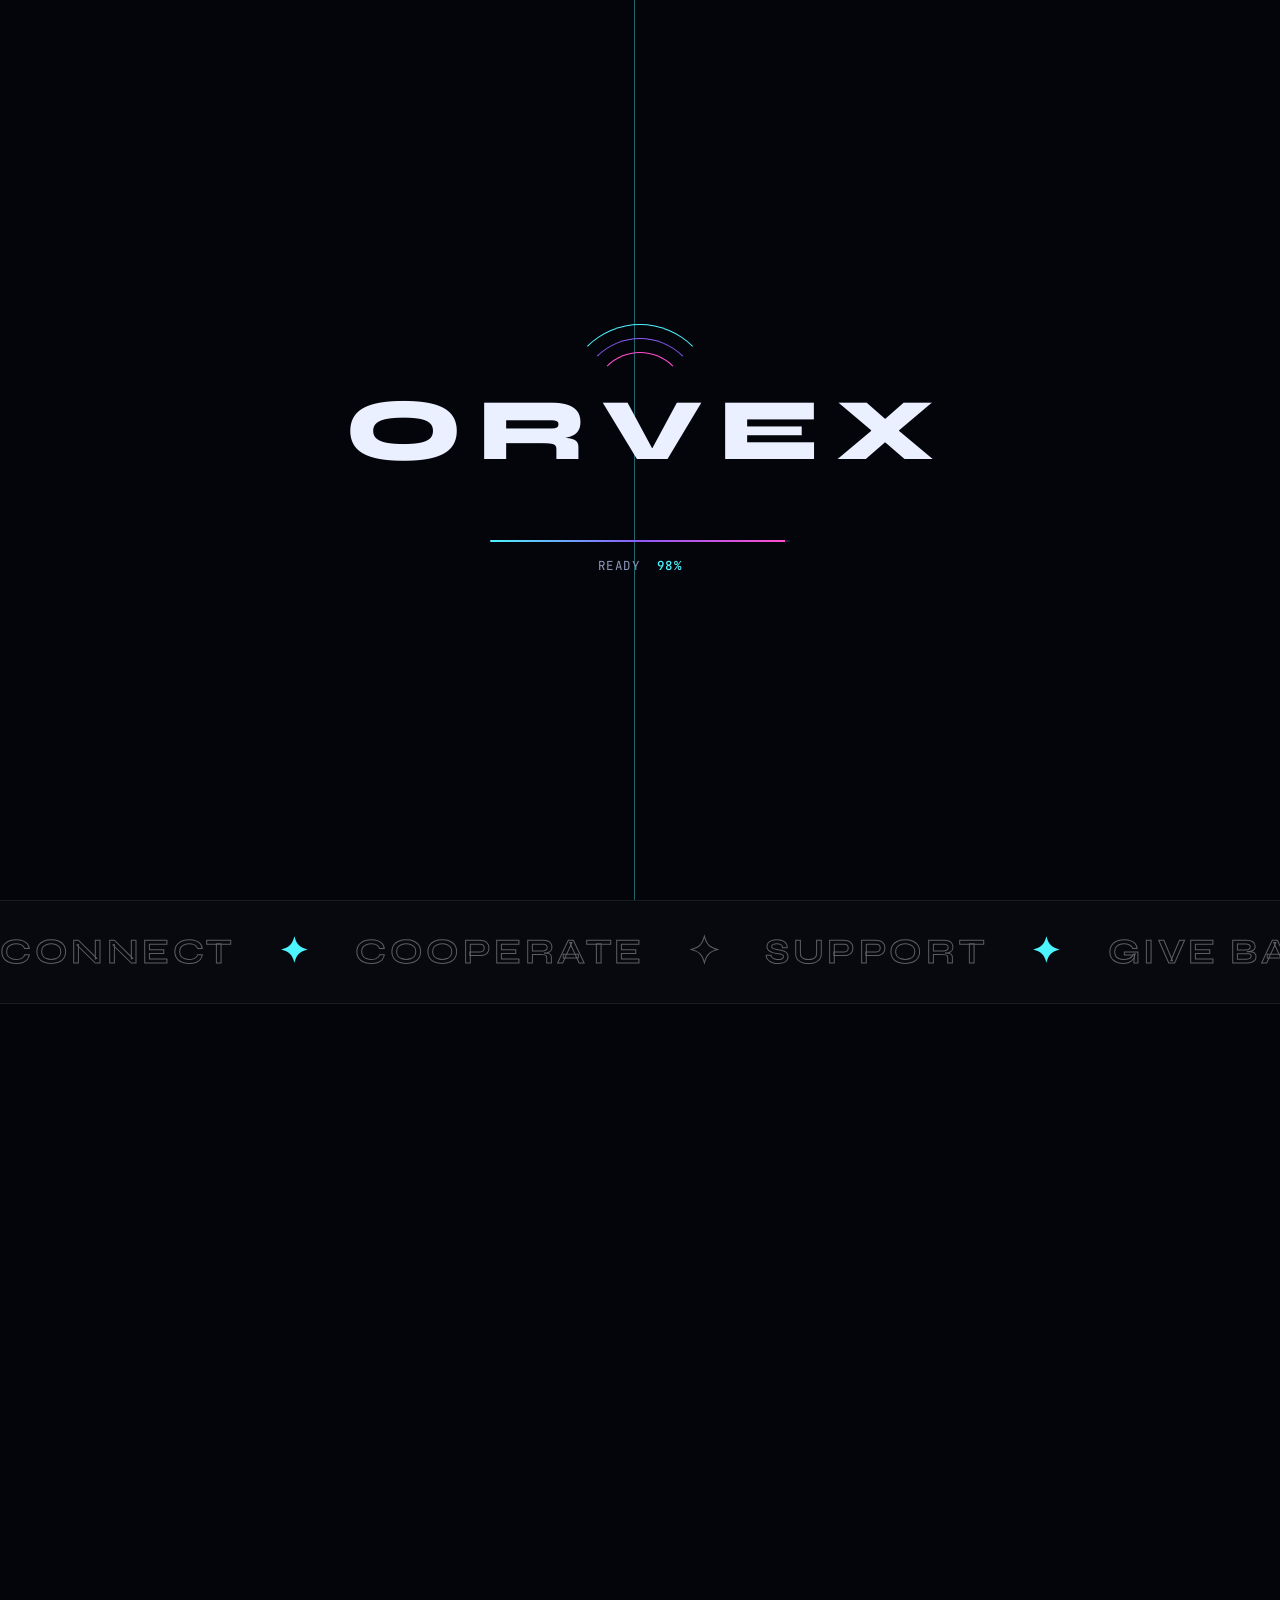
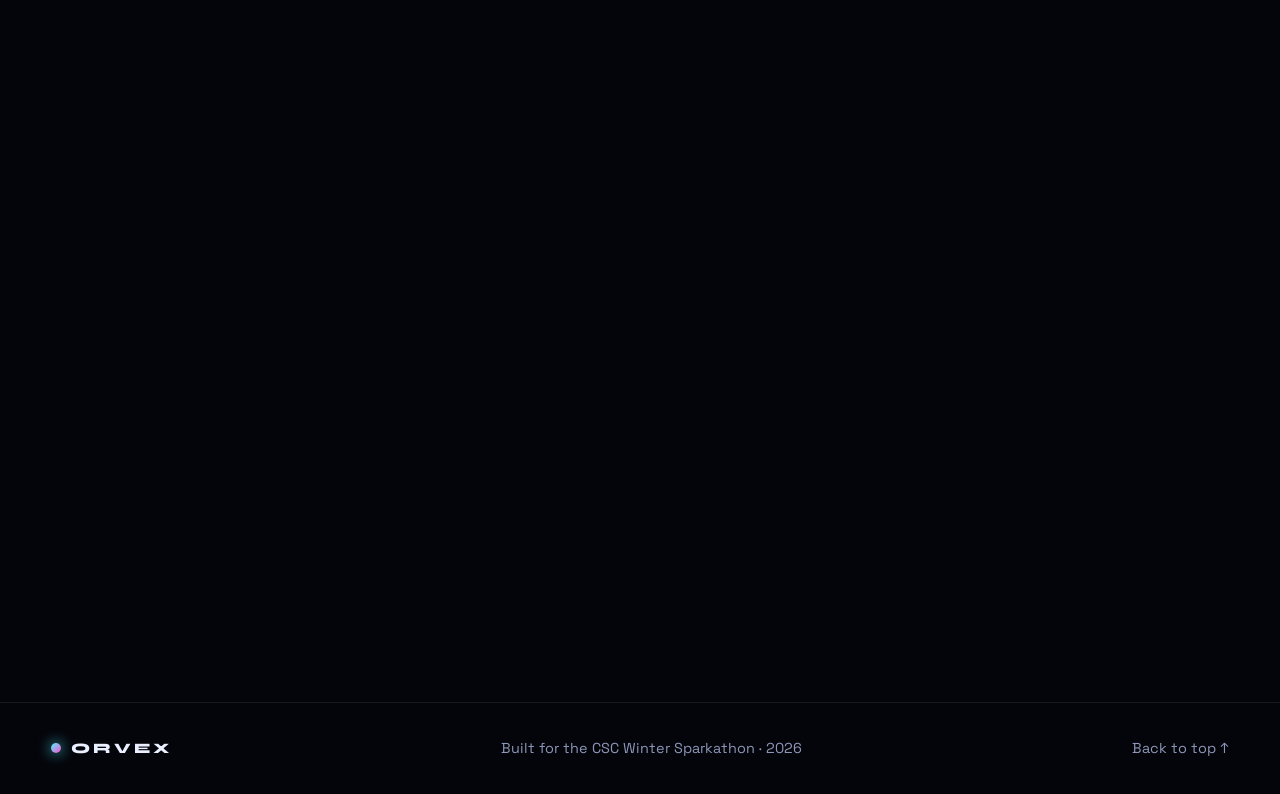
<file: index.html>
<!DOCTYPE html>
<html lang="en">
<head>
<meta charset="UTF-8">
<meta name="viewport" content="width=device-width, initial-scale=1">
<title>ORVEX — Connect. Cooperate. Support.</title>
<meta name="description" content="ORVEX brings people into the same orbit — to connect, cooperate and lift each other up. Submission for the CSC Winter Sparkathon.">
<meta name="theme-color" content="#04050b">
<link rel="preconnect" href="https://fonts.googleapis.com">
<link rel="preconnect" href="https://fonts.gstatic.com" crossorigin>
<link href="https://fonts.googleapis.com/css2?family=JetBrains+Mono:wght@400;500&family=Space+Grotesk:wght@300;400;500;600;700&family=Syne:wght@600;700;800&display=swap" rel="stylesheet">
<link rel="stylesheet" href="style.css">
</head>
<body class="loading">

<!-- ============ OPENING ANIMATION ============ -->
<div id="loader" aria-hidden="true">
  <div class="curtain left"></div>
  <div class="curtain right"></div>
  <div class="loader-inner">
    <div class="loader-ring"><span></span><span></span><span></span></div>
    <h1 class="loader-word"><span>O</span><span>R</span><span>V</span><span>E</span><span>X</span></h1>
    <div class="loader-bar"><i id="loaderBar"></i></div>
    <p class="loader-log mono"><span id="loaderLog">initializing</span> <b id="loaderPct">0%</b></p>
  </div>
</div>

<div id="progress"></div>
<div id="glow"></div>
<canvas id="bg" aria-hidden="true"></canvas>
<div class="grid-overlay" aria-hidden="true"></div>

<!-- ============ NAV ============ -->
<header class="nav" id="nav">
  <a href="#top" class="logo" data-text="ORVEX"><span class="logo-dot"></span>ORVEX</a>
  <nav class="links" id="links">
    <a href="#about">Mission</a>
    <a href="#features">Features</a>
    <a href="#how">How it works</a>
    <a href="#demo">Try it</a>
    <a href="#ai">AI use</a>
    <a href="#team">Team</a>
  </nav>
  <a href="/app" class="btn btn-sm" data-magnetic>Launch App</a>
  <button class="burger" id="burger" aria-label="Toggle menu"><i></i><i></i></button>
</header>

<main id="top">

<!-- ============ HERO ============ -->
<section class="hero">
  <div class="aurora a1"></div><div class="aurora a2"></div><div class="aurora a3"></div>
  <div class="wrap hero-grid">
    <div class="hero-copy">
      <div class="badge reveal"><span class="pulse"></span>CSC Winter Sparkathon · Team ORVEX</div>
      <h2 class="hero-title">
        <span class="line reveal" data-delay="1">Connection,</span>
        <span class="line reveal grad" data-delay="2">engineered.</span>
      </h2>
      <p class="hero-sub reveal" data-delay="3">
        ORVEX is a live community app where you find people to study with, talk to, volunteer with and build things with — in real time. Join with just a nickname. Made for <span class="rotator" id="rotator">classmates</span>.
      </p>
      <div class="hero-cta reveal" data-delay="4">
        <a href="/app" class="btn btn-primary" data-magnetic><span>Launch ORVEX</span><svg width="18" height="18" viewBox="0 0 24 24" fill="none" stroke="currentColor" stroke-width="2"><path d="M5 12h14M13 6l6 6-6 6"/></svg></a>
        <a href="#how" class="btn btn-ghost" data-magnetic>How it works</a>
      </div>
      <div class="scroll-hint reveal" data-delay="5"><span></span>scroll</div>
    </div>

    <div class="hero-visual reveal" data-delay="2">
      <div class="orb-wrap" id="orbWrap">
        <div class="orb">
          <div class="orb-core"><span>ORVEX</span></div>
          <div class="ring r1"><i></i></div>
          <div class="ring r2"><i></i><i></i></div>
          <div class="ring r3"><i></i><i></i><i></i></div>
        </div>
        <div class="chip c1">● study circle</div>
        <div class="chip c2">● neighbors</div>
        <div class="chip c3">● give back</div>
        <div class="chip c4">● support space</div>
      </div>
    </div>
  </div>
</section>

<!-- ============ MARQUEE ============ -->
<div class="marquee" aria-hidden="true">
  <div class="track">
    <span>CONNECT</span><span>✦</span><span>COOPERATE</span><span>✦</span><span>SUPPORT</span><span>✦</span><span>GIVE BACK</span><span>✦</span><span>SHARE</span><span>✦</span>
    <span>CONNECT</span><span>✦</span><span>COOPERATE</span><span>✦</span><span>SUPPORT</span><span>✦</span><span>GIVE BACK</span><span>✦</span><span>SHARE</span><span>✦</span>
  </div>
</div>

<!-- ============ MISSION ============ -->
<section class="section" id="about">
  <div class="wrap about-grid">
    <div>
      <p class="eyebrow reveal">01 — The mission</p>
      <h3 class="h2 reveal" data-delay="1">Being online has never been easier. <span class="grad">Feeling connected still is not.</span></h3>
    </div>
    <div class="about-text">
      <p class="reveal" data-delay="2">Most apps are built to hold your attention. ORVEX is built to hold people together. We make it simple to find the right few people — classmates, neighbors, teammates, volunteers — and actually do something meaningful with them.</p>
      <p class="reveal" data-delay="3">Instead of endless feeds, ORVEX forms small <b>orbits</b>: focused circles built around what people need and what they can offer. Study help. A listening ear. A weekend cleanup. A creative project. Every orbit exists to make someone's day a little lighter.</p>
      <div class="pillars reveal" data-delay="4">
        <div><b>Connect</b><span>find your people</span></div>
        <div><b>Cooperate</b><span>do things together</span></div>
        <div><b>Support</b><span>lift each other up</span></div>
        <div><b>Include</b><span>built for everyone</span></div>
      </div>
    </div>
  </div>
</section>

<!-- ============ FEATURES ============ -->
<section class="section" id="features">
  <div class="wrap">
    <p class="eyebrow reveal">02 — Features</p>
    <h3 class="h2 reveal" data-delay="1">Everything a community needs, <span class="grad">nothing it doesn't.</span></h3>

    <div class="cards">
      <article class="card reveal" data-tilt data-delay="1">
        <div class="icon">◎</div>
        <h4>Live Spaces</h4>
        <p>Real-time chat rooms for studying, talking, volunteering, creating, gaming and building. Messages reach everyone online instantly.</p>
      </article>
      <article class="card reveal" data-tilt data-delay="2">
        <div class="icon">✦</div>
        <h4>Orbit Matching</h4>
        <p>Pick your interests and ORVEX shows who is online right now with the same ones, so you can say hi in one click.</p>
      </article>
      <article class="card reveal" data-tilt data-delay="3">
        <div class="icon">❖</div>
        <h4>Give-Back Board</h4>
        <p>Ask for help or offer yours. Tap "I can help" and a private chat opens with the person who posted.</p>
      </article>
      <article class="card reveal" data-tilt data-delay="1">
        <div class="icon">◐</div>
        <h4>Private Messages</h4>
        <p>Talk one-on-one with anyone you connect with. Chats are saved, so you can pick up where you left off.</p>
      </article>
      <article class="card reveal" data-tilt data-delay="2">
        <div class="icon">⌘</div>
        <h4>Accessible by Design</h4>
        <p>Works on phones and laptops, keyboard friendly, high contrast and reduced-motion aware.</p>
      </article>
      <article class="card reveal" data-tilt data-delay="3">
        <div class="icon">☄</div>
        <h4>Safety Tools</h4>
        <p>No email or phone number needed. Report any message, rate limits stop spam, and sensitive rooms show help reminders.</p>
      </article>
    </div>
  </div>
</section>

<!-- ============ HOW IT WORKS ============ -->
<section class="section" id="how">
  <div class="wrap">
    <p class="eyebrow reveal">03 — How it works</p>
    <h3 class="h2 reveal" data-delay="1">From “I need help” to <span class="grad">“we’ve got this”</span> in four steps.</h3>

    <div class="steps reveal" data-delay="2">
      <div class="step"><span class="num mono">01</span><h4>Join in 10 seconds</h4><p>Pick a nickname and a few interests. No email, no password.</p></div>
      <div class="step"><span class="num mono">02</span><h4>See who is here</h4><p>Your Orbit lists people online who share your interests.</p></div>
      <div class="step"><span class="num mono">03</span><h4>Chat or post</h4><p>Join a space, message someone, or post on the Give-Back Board.</p></div>
      <div class="step"><span class="num mono">04</span><h4>Do it together</h4><p>Show up, help out and share the experience.</p></div>
    </div>
  </div>
</section>

<!-- ============ INTERACTIVE DEMO ============ -->
<section class="section" id="demo">
  <div class="wrap">
    <p class="eyebrow reveal">04 — Try it</p>
    <h3 class="h2 reveal" data-delay="1">Pick what you need. <span class="grad">Watch your orbit respond.</span></h3>
    <p class="lead reveal" data-delay="2">A quick preview of how matching feels. Choose a focus, then click the glowing people. These are sample names — the real thing is one click away.</p>

    <div class="demo reveal" data-delay="2">
      <div class="chips" id="orbitChips">
        <button class="pill active" data-tag="study">Study help</button>
        <button class="pill" data-tag="wellness">Someone to talk to</button>
        <button class="pill" data-tag="volunteer">Volunteer</button>
        <button class="pill" data-tag="create">Create together</button>
      </div>
      <div class="demo-stage">
        <canvas id="orbitCanvas" aria-label="Interactive orbit visualization"></canvas>
        <div class="demo-panel">
          <p class="mono small">YOUR ORBIT</p>
          <h4 id="orbitTitle">Study help</h4>
          <p id="orbitText">3 people nearby can help. Click a glowing node to connect.</p>
          <div class="connected" id="orbitConnected"></div>
        </div>
      </div>
    </div>
  </div>
</section>

<!-- ============ AI DISCLOSURE ============ -->
<section class="section" id="ai">
  <div class="wrap">
    <p class="eyebrow reveal">05 — Transparency</p>
    <h3 class="h2 reveal" data-delay="1">How we used AI. <span class="grad">Honestly.</span></h3>
    <div class="ai-grid">
      <div class="ai-card reveal" data-delay="1">
        <h4>What AI helped with</h4>
        <ul>
          <li>Brainstorming and refining the idea</li>
          <li>Generating and debugging code, including the server</li>
          <li>Design direction and animation ideas</li>
          <li>Drafting copy for this submission</li>
        </ul>
      </div>
      <div class="ai-card reveal" data-delay="2">
        <h4>What we did ourselves</h4>
        <ul>
          <li>Chose the problem and who it is for</li>
          <li>Reviewed, tested and edited every output</li>
          <li>Made the final design and product decisions</li>
          <li>Can explain how every part works</li>
        </ul>
      </div>
      <div class="ai-card reveal" data-delay="3">
        <h4>Our promise</h4>
        <p>AI was a teammate, not a shortcut. Every decision in ORVEX is one our team understands and stands behind.</p>
      </div>
    </div>
  </div>
</section>

<!-- ============ TEAM ============ -->
<section class="section" id="team">
  <div class="wrap">
    <p class="eyebrow reveal">06 — The team</p>
    <h3 class="h2 reveal" data-delay="1">We are <span class="grad">ORVEX.</span></h3>
    <div class="team">
      <!-- EDIT: replace names, roles and initials -->
      <div class="member reveal" data-tilt data-delay="1"><div class="avatar">AB</div><h4>Member One</h4><p>Role — e.g. Lead Developer</p></div>
      <div class="member reveal" data-tilt data-delay="2"><div class="avatar">CD</div><h4>Member Two</h4><p>Role — e.g. Designer</p></div>
      <div class="member reveal" data-tilt data-delay="3"><div class="avatar">EF</div><h4>Member Three</h4><p>Role — e.g. AI &amp; Research</p></div>
      <div class="member reveal" data-tilt data-delay="4"><div class="avatar">GH</div><h4>Member Four</h4><p>Role — e.g. Presenter</p></div>
    </div>
  </div>
</section>

<!-- ============ SUBMIT / CTA ============ -->
<section class="section cta" id="submit">
  <div class="wrap">
    <div class="cta-box reveal">
      <div class="aurora a2"></div>
      <p class="eyebrow">Submission</p>
      <h3 class="h2">Let's bring people <span class="grad">into orbit.</span></h3>
      <p class="lead">Watch the demo, explore the project and see how ORVEX helps people connect.</p>
      <div class="hero-cta">
        <a href="/app" class="btn btn-primary" data-magnetic><span>Launch the Live App</span></a>
        <!-- EDIT: paste your real links below -->
        <a href="#" class="btn btn-ghost" data-magnetic><span>Devpost Page</span><svg width="18" height="18" viewBox="0 0 24 24" fill="none" stroke="currentColor" stroke-width="2"><path d="M7 17L17 7M8 7h9v9"/></svg></a>
        <a href="#" class="btn btn-ghost" data-magnetic>Watch Demo Video</a>
      </div>
    </div>
  </div>
</section>

</main>

<footer class="footer">
  <div class="wrap">
    <span class="logo"><span class="logo-dot"></span>ORVEX</span>
    <span class="muted">Built for the CSC Winter Sparkathon · <span id="year"></span></span>
    <a href="#top" class="muted">Back to top ↑</a>
  </div>
</footer>

<script src="script.js"></script>
</body>
</html>
</file>
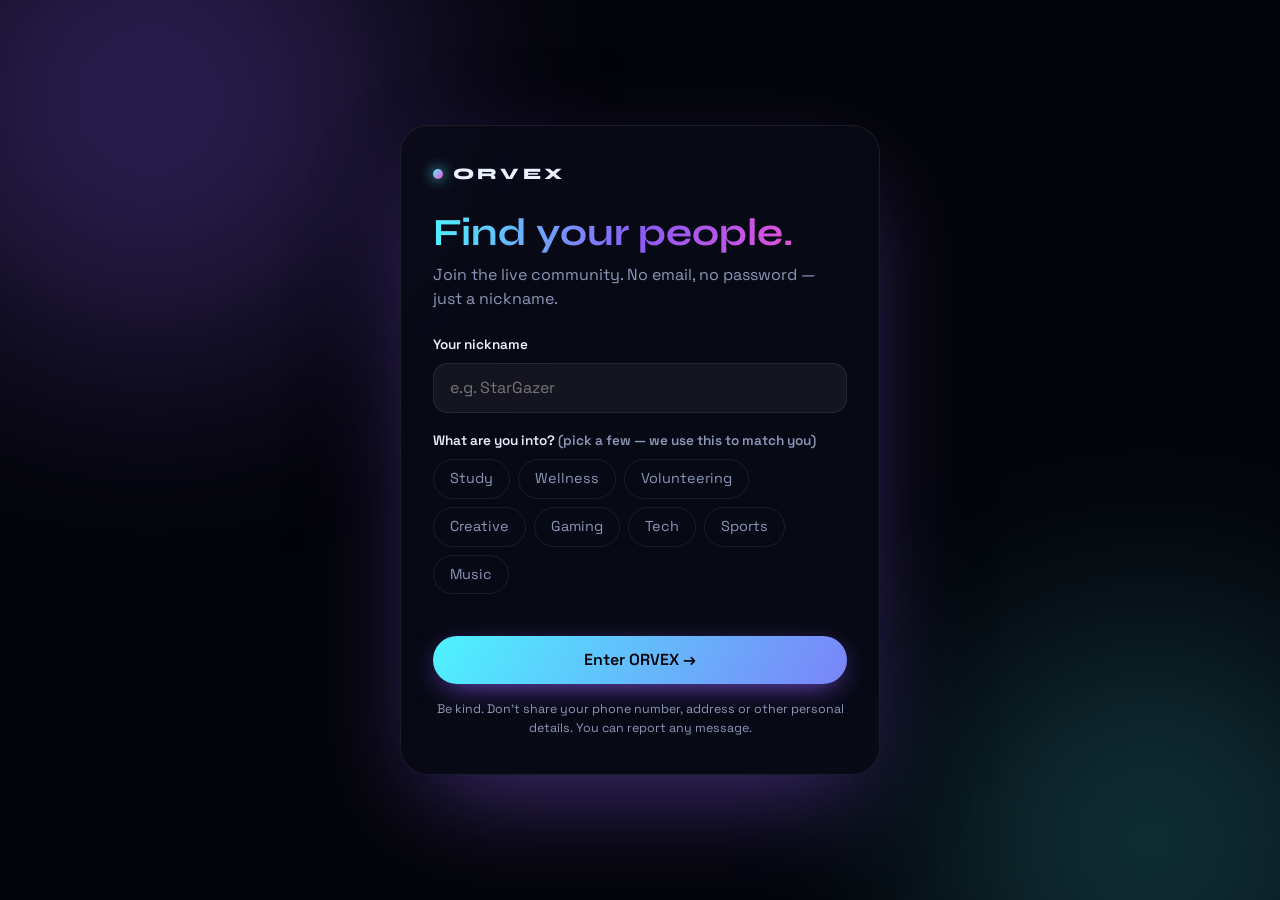
<file: app.html>
<!DOCTYPE html>
<html lang="en">
<head>
<meta charset="UTF-8">
<meta name="viewport" content="width=device-width, initial-scale=1, viewport-fit=cover">
<title>ORVEX</title>
<meta name="theme-color" content="#04050b">
<link rel="preconnect" href="https://fonts.googleapis.com">
<link rel="preconnect" href="https://fonts.gstatic.com" crossorigin>
<link href="https://fonts.googleapis.com/css2?family=JetBrains+Mono:wght@400;500&family=Space+Grotesk:wght@300;400;500;600;700&family=Syne:wght@600;700;800&display=swap" rel="stylesheet">
<link rel="stylesheet" href="app.css">
</head>
<body>
<div class="aurora a1"></div><div class="aurora a2"></div>
<div id="toasts" aria-live="polite"></div>

<!-- ================= JOIN ================= -->
<section id="join" class="join hide">
  <form id="joinForm" class="join-card" autocomplete="off">
    <a href="/" class="logo"><span class="logo-dot"></span>ORVEX</a>
    <h1>Find your people.</h1>
    <p class="sub">Join the live community. No email, no password — just a nickname.</p>

    <label for="joinName">Your nickname</label>
    <input id="joinName" maxlength="20" placeholder="e.g. StarGazer" required>

    <label>What are you into? <span class="muted">(pick a few — we use this to match you)</span></label>
    <div class="chips" id="joinChips"></div>

    <p class="err" id="joinErr" role="alert"></p>
    <button class="btn btn-primary wide" id="joinBtn">Enter ORVEX →</button>
    <p class="rules">Be kind. Don't share your phone number, address or other personal details. You can report any message.</p>
  </form>
</section>

<!-- ================= APP ================= -->
<div id="app" class="app hide">
  <div class="scrim" id="scrim"></div>

  <aside class="side" id="side">
    <a href="/" class="logo"><span class="logo-dot"></span>ORVEX</a>

    <nav class="group">
      <p class="label">Do something</p>
      <button class="item" data-view="board"><span class="ico">❖</span><span class="lbl">Give-Back Board</span></button>
      <button class="item" data-view="orbit"><span class="ico">◉</span><span class="lbl">My Orbit</span></button>
    </nav>

    <div class="group">
      <p class="label">Spaces</p>
      <div id="roomList"></div>
    </div>

    <div class="group grow">
      <p class="label">Messages</p>
      <div id="dmList"></div>
    </div>

    <div class="me" id="meCard"></div>
  </aside>

  <main class="main">
    <header class="top">
      <button class="menu" id="menuBtn" aria-label="Open menu"><i></i><i></i><i></i></button>
      <b id="topTitle">Lounge</b>
      <span class="conn" id="conn"><i></i><span>connecting</span></span>
    </header>

    <!-- chat -->
    <section id="chat" class="view chat">
      <div class="chat-head" id="chatHead"></div>
      <div class="notice hide" id="notice"></div>
      <div class="msgs" id="msgs"></div>
      <form class="composer" id="composer" autocomplete="off">
        <input id="input" maxlength="500" placeholder="Write a message…" aria-label="Message">
        <button class="send" aria-label="Send">➤</button>
      </form>
    </section>

    <!-- board -->
    <section id="board" class="view pad hide">
      <div class="view-head"><h2>Give-Back Board</h2><p>Ask for help or offer yours. When someone responds, a private chat opens.</p></div>
      <form id="boardForm" class="card">
        <div class="seg">
          <button type="button" class="on" data-type="need">I need help</button>
          <button type="button" data-type="offer">I can help</button>
        </div>
        <div class="row">
          <select id="boardCat" aria-label="Category"></select>
          <span class="muted small" id="boardCount">0/240</span>
        </div>
        <textarea id="boardText" maxlength="240" rows="3" placeholder="e.g. Stuck on quadratic equations before Friday's test…"></textarea>
        <button class="btn btn-primary">Post to the board</button>
      </form>
      <div class="chips" id="boardFilter"></div>
      <div id="boardList" class="stack"></div>
    </section>

    <!-- orbit -->
    <section id="orbit" class="view pad hide">
      <div class="view-head"><h2>My Orbit</h2><p>People online right now, sorted by what you have in common.</p></div>
      <div class="card"><h4>Your interests</h4><div class="chips" id="myInterests"></div></div>
      <div id="orbitList" class="grid"></div>
    </section>
  </main>

  <aside class="people" id="people"></aside>
</div>

<script src="app.js"></script>
</body>
</html>
</file>
<file: style.css>
/* ===================== ORVEX — style.css ===================== */
:root{
  --bg:#04050b; --bg2:#0a0c1a; --text:#eaf0ff; --muted:#8d97b8;
  --c1:#4df3ff; --c2:#8b5cf6; --c3:#ff4ecd; --c4:#ffd166;
  --line:rgba(255,255,255,.08); --glass:rgba(255,255,255,.035);
  --r:22px; --ease:cubic-bezier(.22,1,.36,1);
}
*{box-sizing:border-box;margin:0;padding:0}
html{scroll-behavior:smooth;scroll-padding-top:90px}
body{
  background:var(--bg);color:var(--text);
  font-family:'Space Grotesk',system-ui,sans-serif;line-height:1.65;
  overflow-x:hidden;-webkit-font-smoothing:antialiased;
}
body.loading{overflow:hidden}
a{color:inherit;text-decoration:none}
button{font:inherit;color:inherit;background:none;border:0;cursor:pointer}
ul{list-style:none}
.mono{font-family:'JetBrains Mono',monospace}
.small{font-size:.75rem;letter-spacing:.14em;color:var(--c1)}
.muted{color:var(--muted)}
::selection{background:var(--c2);color:#fff}
::-webkit-scrollbar{width:8px}
::-webkit-scrollbar-track{background:var(--bg)}
::-webkit-scrollbar-thumb{background:linear-gradient(var(--c1),var(--c2));border-radius:8px}

.wrap{width:min(1200px,92%);margin-inline:auto;position:relative;z-index:2}
.grad{
  background:linear-gradient(100deg,var(--c1),var(--c2) 45%,var(--c3) 90%);
  background-size:200% auto;-webkit-background-clip:text;background-clip:text;
  -webkit-text-fill-color:transparent;color:transparent;animation:shimmer 6s linear infinite;
}
@keyframes shimmer{to{background-position:200% center}}

/* ---------- background layers ---------- */
#bg{position:fixed;inset:0;width:100%;height:100%;z-index:0;pointer-events:none}
.grid-overlay{
  position:fixed;inset:0;z-index:1;pointer-events:none;opacity:.5;
  background-image:linear-gradient(var(--line) 1px,transparent 1px),linear-gradient(90deg,var(--line) 1px,transparent 1px);
  background-size:64px 64px;
  -webkit-mask-image:radial-gradient(ellipse at 50% 30%,#000 10%,transparent 70%);
  mask-image:radial-gradient(ellipse at 50% 30%,#000 10%,transparent 70%);
}
#glow{
  position:fixed;left:0;top:0;width:420px;height:420px;margin:-210px 0 0 -210px;z-index:1;pointer-events:none;
  background:radial-gradient(circle,rgba(77,243,255,.12),rgba(139,92,246,.07) 40%,transparent 70%);
  will-change:transform;
}
#progress{
  position:fixed;top:0;left:0;height:3px;width:100%;z-index:900;transform-origin:0 50%;transform:scaleX(0);
  background:linear-gradient(90deg,var(--c1),var(--c2),var(--c3));box-shadow:0 0 12px var(--c1);
}

/* ---------- loader (opening animation) ---------- */
#loader{position:fixed;inset:0;z-index:1000;display:grid;place-items:center}
.curtain{position:absolute;top:0;bottom:0;width:50.5%;background:var(--bg);transition:transform 1.1s var(--ease) .15s}
.curtain.left{left:0;border-right:1px solid rgba(77,243,255,.4)}
.curtain.right{right:0;border-left:1px solid rgba(77,243,255,.4)}
.loader-inner{position:relative;z-index:2;text-align:center;transition:opacity .5s ease,transform .7s var(--ease)}
.loader-ring{position:relative;width:150px;height:150px;margin:0 auto -118px}
.loader-ring span{position:absolute;inset:0;border-radius:50%;border:1px solid transparent;border-top-color:var(--c1);animation:spin 1.6s linear infinite}
.loader-ring span:nth-child(2){inset:14px;border-top-color:var(--c2);animation-duration:2.2s;animation-direction:reverse}
.loader-ring span:nth-child(3){inset:28px;border-top-color:var(--c3);animation-duration:1.2s}
@keyframes spin{to{transform:rotate(360deg)}}
.loader-word{
  position:relative;font-family:'Syne',sans-serif;font-weight:800;font-size:clamp(2.6rem,9vw,5.5rem);
  letter-spacing:.18em;padding-left:.18em;margin-top:0;line-height:150px;height:150px;
  display:flex;justify-content:center;align-items:center;
}
.loader-word span{display:inline-block;opacity:0;transform:translateY(40px) scale(.6);filter:blur(10px);animation:letterIn .8s var(--ease) forwards}
.loader-word span:nth-child(1){animation-delay:.1s}
.loader-word span:nth-child(2){animation-delay:.25s}
.loader-word span:nth-child(3){animation-delay:.4s}
.loader-word span:nth-child(4){animation-delay:.55s}
.loader-word span:nth-child(5){animation-delay:.7s}
@keyframes letterIn{to{opacity:1;transform:none;filter:blur(0)}}
.loader-bar{width:min(300px,70vw);height:2px;background:var(--line);margin:34px auto 14px;border-radius:2px;overflow:hidden}
.loader-bar i{display:block;height:100%;width:0;background:linear-gradient(90deg,var(--c1),var(--c2),var(--c3));box-shadow:0 0 14px var(--c1)}
.loader-log{font-size:.78rem;color:var(--muted);letter-spacing:.12em;text-transform:uppercase}
.loader-log b{color:var(--c1);font-weight:500;margin-left:8px}
#loader.done .loader-inner{opacity:0;transform:scale(1.15)}
#loader.done .curtain.left{transform:translateX(-101%)}
#loader.done .curtain.right{transform:translateX(101%)}

/* ---------- nav ---------- */
.nav{
  position:fixed;top:16px;left:50%;transform:translateX(-50%);z-index:800;
  width:min(1100px,94%);display:flex;align-items:center;justify-content:space-between;gap:20px;
  padding:12px 14px 12px 24px;border-radius:100px;border:1px solid var(--line);
  background:rgba(8,10,22,.55);backdrop-filter:blur(18px);-webkit-backdrop-filter:blur(18px);
  transition:background .4s,box-shadow .4s,top .4s;
}
.nav.scrolled{background:rgba(6,7,16,.85);box-shadow:0 10px 40px rgba(0,0,0,.5),0 0 0 1px rgba(77,243,255,.08)}
.logo{font-family:'Syne',sans-serif;font-weight:800;letter-spacing:.2em;display:flex;align-items:center;gap:10px;position:relative}
.logo-dot{width:10px;height:10px;border-radius:50%;background:linear-gradient(135deg,var(--c1),var(--c3));box-shadow:0 0 14px var(--c1);animation:pulseDot 2.4s ease-in-out infinite}
@keyframes pulseDot{50%{transform:scale(1.4);box-shadow:0 0 22px var(--c3)}}
.links{display:flex;gap:6px}
.links a{padding:8px 14px;border-radius:50px;font-size:.9rem;color:var(--muted);transition:.3s}
.links a:hover,.links a.active{color:#fff;background:rgba(255,255,255,.07)}
.burger{display:none;width:42px;height:42px;position:relative}
.burger i{position:absolute;left:10px;right:10px;height:2px;background:#fff;border-radius:2px;transition:.35s var(--ease)}
.burger i:first-child{top:16px}.burger i:last-child{top:24px}
.burger.open i:first-child{top:20px;transform:rotate(45deg)}
.burger.open i:last-child{top:20px;transform:rotate(-45deg)}

/* ---------- buttons ---------- */
.btn{
  display:inline-flex;align-items:center;gap:10px;padding:14px 28px;border-radius:100px;font-weight:600;
  position:relative;overflow:hidden;transition:transform .25s var(--ease),box-shadow .3s,background .3s,border-color .3s;
  border:1px solid var(--line);will-change:transform;
}
.btn-sm{padding:10px 20px;font-size:.88rem;background:linear-gradient(120deg,var(--c1),var(--c2));color:#04050b;border:0}
.btn-primary{background:linear-gradient(120deg,var(--c1),var(--c2) 60%,var(--c3));background-size:200% auto;color:#04050b;border:0;box-shadow:0 10px 40px -10px var(--c2)}
.btn-primary:hover{background-position:100% 0;box-shadow:0 14px 50px -8px var(--c1)}
.btn-primary svg{transition:transform .3s var(--ease)}
.btn-primary:hover svg{transform:translateX(5px)}
.btn-ghost{background:var(--glass);backdrop-filter:blur(10px)}
.btn-ghost:hover{border-color:var(--c1);background:rgba(77,243,255,.07)}

/* ---------- reveal on scroll ---------- */
.reveal{opacity:0;transform:translateY(40px);filter:blur(8px);transition:opacity .9s var(--ease),transform .9s var(--ease),filter .9s var(--ease)}
.reveal.in{opacity:1;transform:none;filter:blur(0)}
[data-delay="1"]{transition-delay:.08s}[data-delay="2"]{transition-delay:.18s}
[data-delay="3"]{transition-delay:.28s}[data-delay="4"]{transition-delay:.38s}[data-delay="5"]{transition-delay:.5s}

/* ---------- hero ---------- */
.hero{position:relative;min-height:100vh;display:flex;align-items:center;padding:140px 0 80px;overflow:hidden}
.aurora{position:absolute;border-radius:50%;filter:blur(110px);opacity:.38;z-index:0;animation:drift 18s ease-in-out infinite alternate}
.a1{width:520px;height:520px;background:var(--c2);top:-120px;left:-120px}
.a2{width:460px;height:460px;background:var(--c1);bottom:-100px;right:8%;animation-delay:-6s;opacity:.25}
.a3{width:380px;height:380px;background:var(--c3);top:30%;right:-120px;animation-delay:-12s;opacity:.22}
@keyframes drift{to{transform:translate(80px,60px) scale(1.2)}}
.hero-grid{display:grid;grid-template-columns:1.15fr .85fr;gap:40px;align-items:center}
.badge{
  display:inline-flex;align-items:center;gap:10px;padding:8px 16px;border-radius:50px;font-size:.82rem;
  border:1px solid var(--line);background:var(--glass);backdrop-filter:blur(10px);color:var(--muted);margin-bottom:28px;
}
.pulse{width:8px;height:8px;border-radius:50%;background:var(--c1);box-shadow:0 0 0 0 var(--c1);animation:ping 2s infinite}
@keyframes ping{70%{box-shadow:0 0 0 10px transparent}100%{box-shadow:0 0 0 0 transparent}}
.hero-title{font-family:'Syne',sans-serif;font-weight:800;font-size:clamp(3rem,8vw,6.6rem);line-height:1.02;letter-spacing:-.03em}
.hero-title .line{display:block}
.hero-sub{max-width:540px;margin-top:28px;font-size:1.15rem;color:var(--muted)}
.rotator{color:var(--c1);font-weight:600;display:inline-block;transition:opacity .35s,transform .35s var(--ease),filter .35s}
.rotator.out{opacity:0;transform:translateY(-10px);filter:blur(6px)}
.hero-cta{display:flex;flex-wrap:wrap;gap:14px;margin-top:38px}
.scroll-hint{display:flex;align-items:center;gap:14px;margin-top:70px;color:var(--muted);font-size:.78rem;letter-spacing:.25em;text-transform:uppercase}
.scroll-hint span{width:1px;height:44px;background:linear-gradient(var(--c1),transparent);animation:scrollLine 2s ease-in-out infinite;transform-origin:top}
@keyframes scrollLine{0%{transform:scaleY(0)}50%{transform:scaleY(1)}100%{transform:scaleY(0);transform-origin:bottom}}

/* orb */
.hero-visual{display:grid;place-items:center;perspective:1000px}
.orb-wrap{position:relative;width:min(440px,80vw);aspect-ratio:1;transition:transform .2s ease-out;transform-style:preserve-3d}
.orb{position:absolute;inset:0;display:grid;place-items:center;animation:float 7s ease-in-out infinite}
@keyframes float{50%{transform:translateY(-18px)}}
.orb-core{
  width:34%;aspect-ratio:1;border-radius:50%;display:grid;place-items:center;position:relative;
  background:radial-gradient(circle at 30% 28%,#fff,var(--c1) 22%,var(--c2) 60%,#150a33);
  box-shadow:0 0 60px var(--c1),0 0 140px rgba(139,92,246,.7),inset -10px -14px 30px rgba(0,0,0,.5);
  animation:corePulse 4s ease-in-out infinite;
}
.orb-core span{font-family:'Syne',sans-serif;font-weight:800;font-size:.8rem;letter-spacing:.2em;color:#04050b;padding-left:.2em}
@keyframes corePulse{50%{transform:scale(1.07);filter:brightness(1.2)}}
.ring{position:absolute;border-radius:50%;border:1px dashed rgba(255,255,255,.18)}
.ring i{position:absolute;width:14px;height:14px;border-radius:50%;background:var(--c1);box-shadow:0 0 18px var(--c1);top:-7px;left:50%;margin-left:-7px}
.r1{inset:25%;animation:spin 9s linear infinite}
.r2{inset:11%;animation:spin 16s linear infinite reverse}
.r3{inset:-2%;animation:spin 26s linear infinite}
.r2 i{background:var(--c3);box-shadow:0 0 18px var(--c3)}
.r2 i:nth-child(2){top:auto;bottom:-7px}
.r3 i{background:var(--c2);box-shadow:0 0 18px var(--c2)}
.r3 i:nth-child(2){top:50%;left:-7px;margin:-7px 0 0}
.r3 i:nth-child(3){top:50%;left:auto;right:-7px;margin:-7px 0 0}
.chip{
  position:absolute;padding:8px 14px;border-radius:50px;font-size:.78rem;white-space:nowrap;
  background:rgba(10,12,28,.75);border:1px solid var(--line);backdrop-filter:blur(10px);color:var(--text);
  animation:float 6s ease-in-out infinite;transform:translateZ(60px);
}
.chip.c1{top:6%;left:-4%;color:var(--c1)}
.chip.c2{top:20%;right:-6%;color:var(--c3);animation-delay:-2s}
.chip.c3{bottom:14%;left:-8%;color:var(--c4);animation-delay:-4s}
.chip.c4{bottom:4%;right:2%;color:var(--c2);animation-delay:-1s}

/* ---------- marquee ---------- */
.marquee{position:relative;z-index:2;overflow:hidden;border-block:1px solid var(--line);background:rgba(255,255,255,.02);padding:22px 0}
.track{display:flex;width:max-content;gap:44px;animation:marquee 28s linear infinite;font-family:'Syne',sans-serif;font-weight:700;font-size:clamp(1.4rem,3vw,2.2rem);letter-spacing:.1em;white-space:nowrap}
.track span{color:transparent;-webkit-text-stroke:1px rgba(255,255,255,.35)}
.track span:nth-child(4n+2){color:var(--c1);-webkit-text-stroke:0}
@keyframes marquee{to{transform:translateX(-50%)}}

/* ---------- sections ---------- */
.section{position:relative;padding:150px 0}
.eyebrow{font-family:'JetBrains Mono',monospace;font-size:.8rem;letter-spacing:.2em;text-transform:uppercase;color:var(--c1);display:flex;align-items:center;gap:14px;margin-bottom:22px}
.eyebrow::before{content:"";width:40px;height:1px;background:var(--c1)}
.h2{font-family:'Syne',sans-serif;font-weight:700;font-size:clamp(2rem,4.6vw,3.6rem);line-height:1.1;letter-spacing:-.02em;max-width:900px}
.lead{max-width:640px;color:var(--muted);font-size:1.1rem;margin-top:20px}

/* about */
.about-grid{display:grid;grid-template-columns:1fr 1fr;gap:70px;align-items:start}
.about-text p{color:var(--muted);font-size:1.08rem;margin-bottom:20px}
.about-text b{color:var(--text)}
.pillars{display:grid;grid-template-columns:1fr 1fr;gap:14px;margin-top:34px}
.pillars div{padding:18px 20px;border-radius:16px;border:1px solid var(--line);background:var(--glass);transition:.35s var(--ease)}
.pillars div:hover{transform:translateY(-4px);border-color:rgba(77,243,255,.4)}
.pillars b{display:block;font-family:'Syne',sans-serif;font-size:1.1rem;color:var(--c1)}
.pillars span{font-size:.88rem;color:var(--muted)}

/* feature cards */
.cards{display:grid;grid-template-columns:repeat(3,1fr);gap:22px;margin-top:60px}
.card,.member,.ai-card{
  position:relative;padding:34px 30px;border-radius:var(--r);border:1px solid var(--line);background:var(--glass);
  overflow:hidden;backdrop-filter:blur(8px);
  transform:perspective(900px) rotateX(var(--rx,0deg)) rotateY(var(--ry,0deg));
}
.card.reveal.in,.member.reveal.in{transition:transform .15s ease-out,border-color .3s,opacity .9s var(--ease),filter .9s var(--ease)}
.card::before,.member::before{
  content:"";position:absolute;inset:0;opacity:0;transition:opacity .35s;pointer-events:none;
  background:radial-gradient(360px circle at var(--mx,50%) var(--my,50%),rgba(77,243,255,.16),transparent 60%);
}
.card:hover,.member:hover{border-color:rgba(77,243,255,.4)}
.card:hover::before,.member:hover::before{opacity:1}
.icon{
  width:54px;height:54px;border-radius:16px;display:grid;place-items:center;font-size:1.5rem;margin-bottom:22px;
  background:linear-gradient(135deg,rgba(77,243,255,.18),rgba(139,92,246,.22));border:1px solid rgba(255,255,255,.1);color:var(--c1);
}
.card h4,.member h4,.ai-card h4{font-family:'Syne',sans-serif;font-size:1.3rem;margin-bottom:10px}
.card p,.member p,.ai-card p,.ai-card li{color:var(--muted);font-size:.98rem}

/* steps */
.steps{display:grid;grid-template-columns:repeat(4,1fr);gap:22px;margin-top:70px;position:relative}
.steps::before{
  content:"";position:absolute;top:26px;left:5%;right:5%;height:2px;background:linear-gradient(90deg,var(--c1),var(--c2),var(--c3));
  transform:scaleX(0);transform-origin:left;transition:transform 1.8s var(--ease) .4s;opacity:.6;
}
.steps.in::before{transform:scaleX(1)}
.step{position:relative;padding-top:0}
.num{
  display:grid;place-items:center;width:54px;height:54px;border-radius:50%;background:var(--bg);border:1px solid var(--c1);
  color:var(--c1);margin-bottom:24px;position:relative;z-index:2;box-shadow:0 0 24px rgba(77,243,255,.25);
}
.step h4{font-family:'Syne',sans-serif;font-size:1.2rem;margin-bottom:8px}
.step p{color:var(--muted);font-size:.95rem}

/* demo */
.demo{margin-top:50px;padding:26px;border-radius:30px;border:1px solid var(--line);background:linear-gradient(160deg,rgba(255,255,255,.05),rgba(255,255,255,.015));backdrop-filter:blur(14px);box-shadow:0 30px 80px -30px rgba(139,92,246,.4)}
.chips{display:flex;flex-wrap:wrap;gap:10px;margin-bottom:20px}
.pill{padding:10px 20px;border-radius:50px;border:1px solid var(--line);color:var(--muted);transition:.3s var(--ease);font-size:.92rem}
.pill:hover{color:#fff;border-color:rgba(255,255,255,.3);transform:translateY(-2px)}
.pill.active{color:#04050b;background:linear-gradient(120deg,var(--c1),var(--c2));border-color:transparent;font-weight:600}
.demo-stage{position:relative;border-radius:22px;overflow:hidden;background:radial-gradient(circle at 50% 50%,rgba(139,92,246,.12),rgba(4,5,11,.8) 70%);border:1px solid var(--line)}
#orbitCanvas{display:block;width:100%;height:480px;cursor:crosshair}
.demo-panel{position:absolute;left:20px;bottom:20px;max-width:310px;padding:18px 20px;border-radius:18px;background:rgba(6,8,20,.82);border:1px solid var(--line);backdrop-filter:blur(14px)}
.demo-panel h4{font-family:'Syne',sans-serif;font-size:1.25rem;margin:4px 0}
.demo-panel p:not(.small){font-size:.9rem;color:var(--muted)}
.connected{display:flex;flex-wrap:wrap;gap:6px;margin-top:10px}
.connected span{font-size:.76rem;padding:4px 10px;border-radius:30px;background:rgba(77,243,255,.12);color:var(--c1);border:1px solid rgba(77,243,255,.3);animation:popIn .5s var(--ease)}
@keyframes popIn{from{transform:scale(.4);opacity:0}}

/* ai */
.ai-grid{display:grid;grid-template-columns:repeat(3,1fr);gap:22px;margin-top:56px}
.ai-card ul{margin-top:6px}
.ai-card li{padding:7px 0 7px 26px;position:relative}
.ai-card li::before{content:"✦";position:absolute;left:0;color:var(--c1);font-size:.8rem;top:10px}
.ai-card:last-child{background:linear-gradient(145deg,rgba(77,243,255,.09),rgba(139,92,246,.12))}

/* team */
.team{display:grid;grid-template-columns:repeat(4,1fr);gap:22px;margin-top:56px}
.member{text-align:center;padding:36px 22px}
.avatar{
  width:92px;height:92px;border-radius:50%;margin:0 auto 20px;display:grid;place-items:center;
  font-family:'Syne',sans-serif;font-weight:800;font-size:1.6rem;color:var(--text);
  border:2px solid transparent;
  background:linear-gradient(var(--bg2),var(--bg2)) padding-box,conic-gradient(from 180deg,var(--c1),var(--c2),var(--c3),var(--c1)) border-box;
  box-shadow:0 0 30px rgba(139,92,246,.3);
}

/* cta */
.cta-box{
  position:relative;overflow:hidden;text-align:center;padding:90px 30px;border-radius:36px;border:1px solid rgba(77,243,255,.25);
  background:linear-gradient(160deg,rgba(139,92,246,.18),rgba(4,5,11,.7));
}
.cta-box .a2{left:50%;transform:translateX(-50%);bottom:-260px;right:auto;opacity:.3}
.cta-box>*:not(.aurora){position:relative;z-index:2}
.cta-box .eyebrow{justify-content:center}
.cta-box .eyebrow::before{display:none}
.cta-box .h2,.cta-box .lead{margin-inline:auto}
.cta-box .hero-cta{justify-content:center}

/* footer */
.footer{position:relative;z-index:2;border-top:1px solid var(--line);padding:34px 0;font-size:.9rem}
.footer .wrap{display:flex;justify-content:space-between;align-items:center;gap:16px;flex-wrap:wrap}

/* ---------- responsive ---------- */
@media(max-width:980px){
  .hero-grid,.about-grid{grid-template-columns:1fr;gap:50px}
  .hero-visual{order:-1}.orb-wrap{width:min(320px,70vw)}
  .cards,.ai-grid{grid-template-columns:1fr 1fr}
  .steps,.team{grid-template-columns:1fr 1fr}
  .steps::before{display:none}
}
@media(max-width:720px){
  .section{padding:100px 0}
  .links{
    position:absolute;top:calc(100% + 10px);left:0;right:0;flex-direction:column;padding:14px;border-radius:24px;
    background:rgba(6,7,16,.96);border:1px solid var(--line);opacity:0;pointer-events:none;transform:translateY(-10px);transition:.35s var(--ease);
  }
  .links.open{opacity:1;pointer-events:auto;transform:none}
  .burger{display:block}
  .nav .btn-sm{display:none}
  .nav{padding:8px 10px 8px 20px}
  .nav .burger{margin-left:auto}
  .cards,.ai-grid,.steps,.team{grid-template-columns:1fr}
  .demo{padding:14px}
  #orbitCanvas{height:400px}
  .demo-panel{position:relative;left:0;bottom:0;max-width:none;border-radius:0;border-width:1px 0 0}
  .chip.c1{left:0}.chip.c2{right:0}.chip.c3{left:0}
  .hero{padding-top:120px}
}
@media(hover:none){#glow{display:none}}
@media(prefers-reduced-motion:reduce){
  *,*::before,*::after{animation-duration:.01ms!important;animation-iteration-count:1!important;transition-duration:.01ms!important}
  .reveal{opacity:1;transform:none;filter:none}
}
</file>
<file: app.css>
/* ===================== ORVEX app.css ===================== */
:root{
  --bg:#04050b; --bg2:#0a0c1a; --text:#eaf0ff; --muted:#8d97b8;
  --c1:#4df3ff; --c2:#8b5cf6; --c3:#ff4ecd; --c4:#ffd166;
  --line:rgba(255,255,255,.08); --glass:rgba(255,255,255,.04); --panel:rgba(9,11,24,.78);
  --ease:cubic-bezier(.22,1,.36,1);
}
*{box-sizing:border-box;margin:0;padding:0}
html,body{height:100%}
body{background:var(--bg);color:var(--text);font-family:'Space Grotesk',system-ui,sans-serif;line-height:1.5;overflow:hidden;-webkit-font-smoothing:antialiased}
button,input,select,textarea{font:inherit;color:inherit}
button{background:none;border:0;cursor:pointer}
a{color:inherit;text-decoration:none}
.hide{display:none!important}
.muted{color:var(--muted)}.small{font-size:.8rem}
::selection{background:var(--c2)}
::-webkit-scrollbar{width:8px;height:8px}::-webkit-scrollbar-thumb{background:rgba(255,255,255,.12);border-radius:8px}

.aurora{position:fixed;border-radius:50%;filter:blur(120px);opacity:.3;pointer-events:none;animation:drift 18s ease-in-out infinite alternate;z-index:0}
.a1{width:500px;height:500px;background:var(--c2);top:-150px;left:-100px}
.a2{width:420px;height:420px;background:var(--c1);bottom:-150px;right:-80px;opacity:.2;animation-delay:-8s}
@keyframes drift{to{transform:translate(70px,50px) scale(1.2)}}

.logo{font-family:'Syne',sans-serif;font-weight:800;letter-spacing:.2em;display:flex;align-items:center;gap:10px}
.logo-dot{width:10px;height:10px;border-radius:50%;background:linear-gradient(135deg,var(--c1),var(--c3));box-shadow:0 0 14px var(--c1);animation:pd 2.4s ease-in-out infinite}
@keyframes pd{50%{transform:scale(1.4);box-shadow:0 0 22px var(--c3)}}

/* buttons / chips */
.btn{display:inline-flex;align-items:center;justify-content:center;gap:8px;padding:12px 22px;border-radius:100px;font-weight:600;border:1px solid var(--line);transition:.25s var(--ease)}
.btn.sm{padding:8px 16px;font-size:.85rem}
.btn.wide{width:100%}
.btn-primary{background:linear-gradient(120deg,var(--c1),var(--c2) 70%,var(--c3));background-size:200% auto;color:#04050b;border:0;box-shadow:0 8px 30px -10px var(--c2)}
.btn-primary:hover{background-position:100% 0;transform:translateY(-2px)}
.btn-primary:disabled{opacity:.6;cursor:wait}
.btn-ghost{background:var(--glass)}.btn-ghost:hover{border-color:var(--c1)}
.chips{display:flex;flex-wrap:wrap;gap:8px}
.pill{padding:8px 16px;border-radius:50px;border:1px solid var(--line);color:var(--muted);font-size:.9rem;transition:.25s var(--ease)}
.pill:hover{color:#fff;border-color:rgba(255,255,255,.3)}
.pill.active{color:#04050b;background:linear-gradient(120deg,var(--c1),var(--c2));border-color:transparent;font-weight:600}
.tag{font-size:.72rem;padding:3px 10px;border-radius:30px;border:1px solid var(--line);color:var(--muted)}
.tag.hit{color:var(--c1);border-color:rgba(77,243,255,.4);background:rgba(77,243,255,.08)}
.tag.need{color:var(--c3);border-color:rgba(255,78,205,.4);background:rgba(255,78,205,.08)}
.tag.offer{color:var(--c1);border-color:rgba(77,243,255,.4);background:rgba(77,243,255,.08)}
input,select,textarea{background:rgba(255,255,255,.05);border:1px solid var(--line);border-radius:14px;padding:12px 16px;width:100%;outline:none;transition:.2s}
input:focus,select:focus,textarea:focus{border-color:var(--c1);box-shadow:0 0 0 3px rgba(77,243,255,.12)}
select option{background:var(--bg2)}
textarea{resize:none}

.av{display:inline-grid;place-items:center;width:38px;height:38px;border-radius:50%;font-weight:700;color:#04050b;font-family:'Syne',sans-serif;flex:none}
.av.sm{width:26px;height:26px;font-size:.75rem}
.av.lg{width:56px;height:56px;font-size:1.3rem}
.av.sp{background:none}

/* ---------- join ---------- */
.join{position:fixed;inset:0;z-index:5;display:grid;place-items:center;padding:20px;overflow:auto}
.join-card{width:min(480px,100%);padding:36px 32px;border-radius:28px;border:1px solid var(--line);background:var(--panel);backdrop-filter:blur(20px);box-shadow:0 40px 100px -30px rgba(139,92,246,.5);animation:rise .9s var(--ease) both}
@keyframes rise{from{opacity:0;transform:translateY(40px) scale(.96);filter:blur(8px)}}
.join-card h1{font-family:'Syne',sans-serif;font-size:2.4rem;line-height:1.1;margin:26px 0 8px;background:linear-gradient(100deg,var(--c1),var(--c2),var(--c3));-webkit-background-clip:text;background-clip:text;-webkit-text-fill-color:transparent}
.join-card .sub{color:var(--muted);margin-bottom:24px}
.join-card label{display:block;font-size:.85rem;font-weight:600;margin:18px 0 8px}
.join-card .err{color:#ff8da1;min-height:22px;font-size:.88rem;margin:10px 0 4px}
.join-card .btn{margin-top:6px}
.rules{font-size:.78rem;color:var(--muted);text-align:center;margin-top:16px}

/* ---------- layout ---------- */
.app{position:relative;z-index:2;display:grid;grid-template-columns:272px 1fr 250px;height:100dvh;animation:rise .8s var(--ease) both}
.side,.people{background:var(--panel);backdrop-filter:blur(18px);display:flex;flex-direction:column;overflow-y:auto;padding:20px 14px}
.side{border-right:1px solid var(--line);gap:18px}
.people{border-left:1px solid var(--line)}
.side .logo{padding:4px 10px 6px}
.group.grow{flex:1;min-height:0}
.label{font-family:'JetBrains Mono',monospace;font-size:.68rem;letter-spacing:.18em;text-transform:uppercase;color:var(--muted);padding:0 10px 8px}
.item{display:flex;align-items:center;gap:12px;width:100%;padding:10px 12px;border-radius:12px;text-align:left;color:var(--muted);position:relative;transition:.2s}
.item:hover{background:rgba(255,255,255,.05);color:#fff}
.item.on{background:linear-gradient(90deg,rgba(77,243,255,.14),rgba(139,92,246,.08));color:#fff;box-shadow:inset 2px 0 var(--c1)}
.item .ico{width:22px;text-align:center;color:var(--c1);flex:none}
.item .lbl{flex:1;white-space:nowrap;overflow:hidden;text-overflow:ellipsis}
.dot{width:9px;height:9px;border-radius:50%;background:var(--c3);box-shadow:0 0 10px var(--c3);flex:none}
.live-dot{width:8px;height:8px;border-radius:50%;background:#394063;flex:none}
.live-dot.live{background:#4ade80;box-shadow:0 0 8px #4ade80}
.hint{font-size:.82rem;color:var(--muted);padding:4px 10px}
.me{display:flex;align-items:center;gap:12px;padding:12px;border-radius:16px;border:1px solid var(--line);background:var(--glass)}
.me b{display:block;font-size:.95rem}.me span{font-size:.75rem;color:var(--muted)}
.me .btn{margin-left:auto}

.main{display:flex;flex-direction:column;min-width:0;min-height:0;height:100dvh}
.top{display:none;align-items:center;gap:14px;padding:12px 16px;border-bottom:1px solid var(--line);background:var(--panel);backdrop-filter:blur(16px)}
.menu{width:38px;height:38px;position:relative}
.menu i{position:absolute;left:8px;right:8px;height:2px;background:#fff;border-radius:2px}
.menu i:nth-child(1){top:12px}.menu i:nth-child(2){top:18px}.menu i:nth-child(3){top:24px}
.conn{margin-left:auto;display:flex;align-items:center;gap:8px;font-size:.75rem;color:var(--muted)}
.conn i{width:8px;height:8px;border-radius:50%;background:#facc15}
.conn.ok i{background:#4ade80;box-shadow:0 0 8px #4ade80}

.view{flex:1;min-height:0}
.view.pad{overflow-y:auto;padding:32px clamp(16px,4vw,48px) 60px}
.view-head h2{font-family:'Syne',sans-serif;font-size:2rem;line-height:1.15}
.view-head p{color:var(--muted);margin:6px 0 22px}
.card{padding:22px;border-radius:22px;border:1px solid var(--line);background:var(--glass);display:flex;flex-direction:column;gap:14px;margin-bottom:18px}
.card h4{font-family:'Syne',sans-serif}
.row{display:flex;align-items:center;gap:12px}
.row select{flex:1}
.seg{display:flex;padding:4px;border-radius:100px;background:rgba(255,255,255,.05);width:max-content;max-width:100%}
.seg button{padding:9px 20px;border-radius:100px;color:var(--muted);font-weight:600;transition:.25s var(--ease)}
.seg button.on{background:linear-gradient(120deg,var(--c1),var(--c2));color:#04050b}

/* ---------- chat ---------- */
.chat{display:flex;flex-direction:column}
.chat-head{display:flex;align-items:center;gap:14px;padding:18px 24px;border-bottom:1px solid var(--line)}
.chat-head h3{font-family:'Syne',sans-serif;font-size:1.25rem;line-height:1.2}
.chat-head .sub{font-size:.85rem;color:var(--muted)}
.chat-head .ico.big{font-size:1.6rem;color:var(--c1);width:38px;text-align:center}
.notice{margin:12px 24px 0;padding:10px 16px;border-radius:14px;font-size:.84rem;color:var(--c4);background:rgba(255,209,102,.08);border:1px solid rgba(255,209,102,.25)}
.msgs{flex:1;overflow-y:auto;padding:20px 24px;display:flex;flex-direction:column;gap:4px}
.empty{margin:auto;color:var(--muted);text-align:center}
.sys{align-self:center;max-width:560px;text-align:center;font-size:.85rem;color:var(--muted);padding:10px 18px;border-radius:14px;background:rgba(77,243,255,.05);border:1px dashed rgba(77,243,255,.2);margin:8px 0}
.msg{display:flex;gap:12px;align-items:flex-end;margin-top:10px;animation:pop .35s var(--ease) both}
.msg.cont{margin-top:0}
@keyframes pop{from{opacity:0;transform:translateY(10px)}}
.avbtn{display:grid}
.bub{position:relative;max-width:min(560px,78%);padding:10px 16px;border-radius:18px 18px 18px 6px;background:rgba(255,255,255,.06);border:1px solid var(--line)}
.msg.mine{flex-direction:row-reverse}
.msg.mine .bub{border-radius:18px 18px 6px 18px;background:linear-gradient(135deg,rgba(77,243,255,.18),rgba(139,92,246,.22));border-color:rgba(77,243,255,.25)}
.meta{display:flex;gap:10px;align-items:baseline;font-size:.78rem;margin-bottom:2px}
.meta time{color:var(--muted);font-size:.7rem}
.txt{word-wrap:break-word;overflow-wrap:anywhere;white-space:pre-wrap}
.rep{position:absolute;top:6px;right:-26px;opacity:0;color:var(--muted);font-size:.8rem;transition:.2s}
.msg:hover .rep{opacity:1}.rep:hover{color:var(--c3)}
.composer{display:flex;gap:10px;padding:16px 24px calc(16px + env(safe-area-inset-bottom));border-top:1px solid var(--line);background:var(--panel)}
.composer input{border-radius:100px;padding:14px 22px}
.send{width:50px;height:50px;border-radius:50%;flex:none;background:linear-gradient(120deg,var(--c1),var(--c2));color:#04050b;font-size:1.05rem;transition:.25s var(--ease)}
.send:hover{transform:scale(1.08) rotate(-8deg)}

/* ---------- board ---------- */
#boardFilter{margin:6px 0 18px}
.stack{display:flex;flex-direction:column;gap:14px}
.post{padding:20px 22px;border-radius:22px;border:1px solid var(--line);background:var(--glass);animation:pop .45s var(--ease) both;transition:.3s var(--ease)}
.post:hover{border-color:rgba(77,243,255,.35);transform:translateY(-2px)}
.post.need{border-left:3px solid var(--c3)}.post.offer{border-left:3px solid var(--c1)}
.post-top{display:flex;gap:8px;align-items:center;margin-bottom:10px;flex-wrap:wrap}
.post-top time{margin-left:auto;font-size:.75rem;color:var(--muted)}
.post-text{font-size:1.05rem;margin-bottom:14px;overflow-wrap:anywhere}
.post-foot{display:flex;align-items:center;gap:12px;flex-wrap:wrap}
.by{display:flex;align-items:center;gap:8px;font-size:.88rem;color:var(--muted);margin-right:auto}
.resp{font-size:.78rem;color:var(--c1)}

/* ---------- orbit ---------- */
.grid{display:grid;grid-template-columns:repeat(auto-fill,minmax(220px,1fr));gap:16px}
.pcard{padding:22px;border-radius:22px;border:1px solid var(--line);background:var(--glass);display:flex;flex-direction:column;align-items:center;text-align:center;gap:10px;animation:pop .45s var(--ease) both;transition:.3s var(--ease)}
.pcard:hover{transform:translateY(-4px);border-color:rgba(77,243,255,.4);box-shadow:0 20px 50px -20px rgba(77,243,255,.35)}
.pcard h4{font-family:'Syne',sans-serif;font-size:1.1rem}
.pcard .chips{justify-content:center;gap:6px}
.match{font-size:.78rem;color:var(--c1)}
.invite{grid-column:1/-1;text-align:center;align-items:center;padding:40px 24px}

/* ---------- people ---------- */
.people h4{display:flex;justify-content:space-between;font-family:'JetBrains Mono',monospace;font-size:.68rem;letter-spacing:.18em;text-transform:uppercase;color:var(--muted);padding:2px 10px 12px}
.people .count{color:#4ade80}

/* ---------- toasts ---------- */
#toasts{position:fixed;top:16px;right:16px;z-index:50;display:flex;flex-direction:column;gap:10px;max-width:min(340px,90vw)}
.toast{padding:12px 18px;border-radius:16px;background:rgba(10,12,28,.95);border:1px solid rgba(77,243,255,.35);box-shadow:0 14px 40px rgba(0,0,0,.5);font-size:.9rem;cursor:pointer;animation:toast 4s var(--ease) both}
@keyframes toast{0%{opacity:0;transform:translateX(40px)}8%,88%{opacity:1;transform:none}100%{opacity:0;transform:translateX(40px)}}

/* ---------- responsive ---------- */
@media(max-width:1100px){.app{grid-template-columns:260px 1fr}.people{display:none}}
@media(max-width:760px){
  .app{grid-template-columns:1fr}
  .top{display:flex}
  .side{position:fixed;inset:0 auto 0 0;width:min(300px,86vw);z-index:30;transform:translateX(-102%);transition:transform .4s var(--ease);background:rgba(6,7,16,.98)}
  .side.open{transform:none}
  .scrim{position:fixed;inset:0;background:rgba(0,0,0,.6);z-index:20;opacity:0;pointer-events:none;transition:.3s}
  .scrim.on{opacity:1;pointer-events:auto}
  .chat-head{padding:14px 16px}.msgs{padding:14px 12px}.composer{padding:12px}
  .notice{margin:10px 12px 0}
  .bub{max-width:84%}
  .rep{right:8px;top:2px;opacity:.5}
  .join-card{padding:28px 22px}
}
@media(prefers-reduced-motion:reduce){*,*::before,*::after{animation-duration:.01ms!important;transition-duration:.01ms!important}}
</file>
